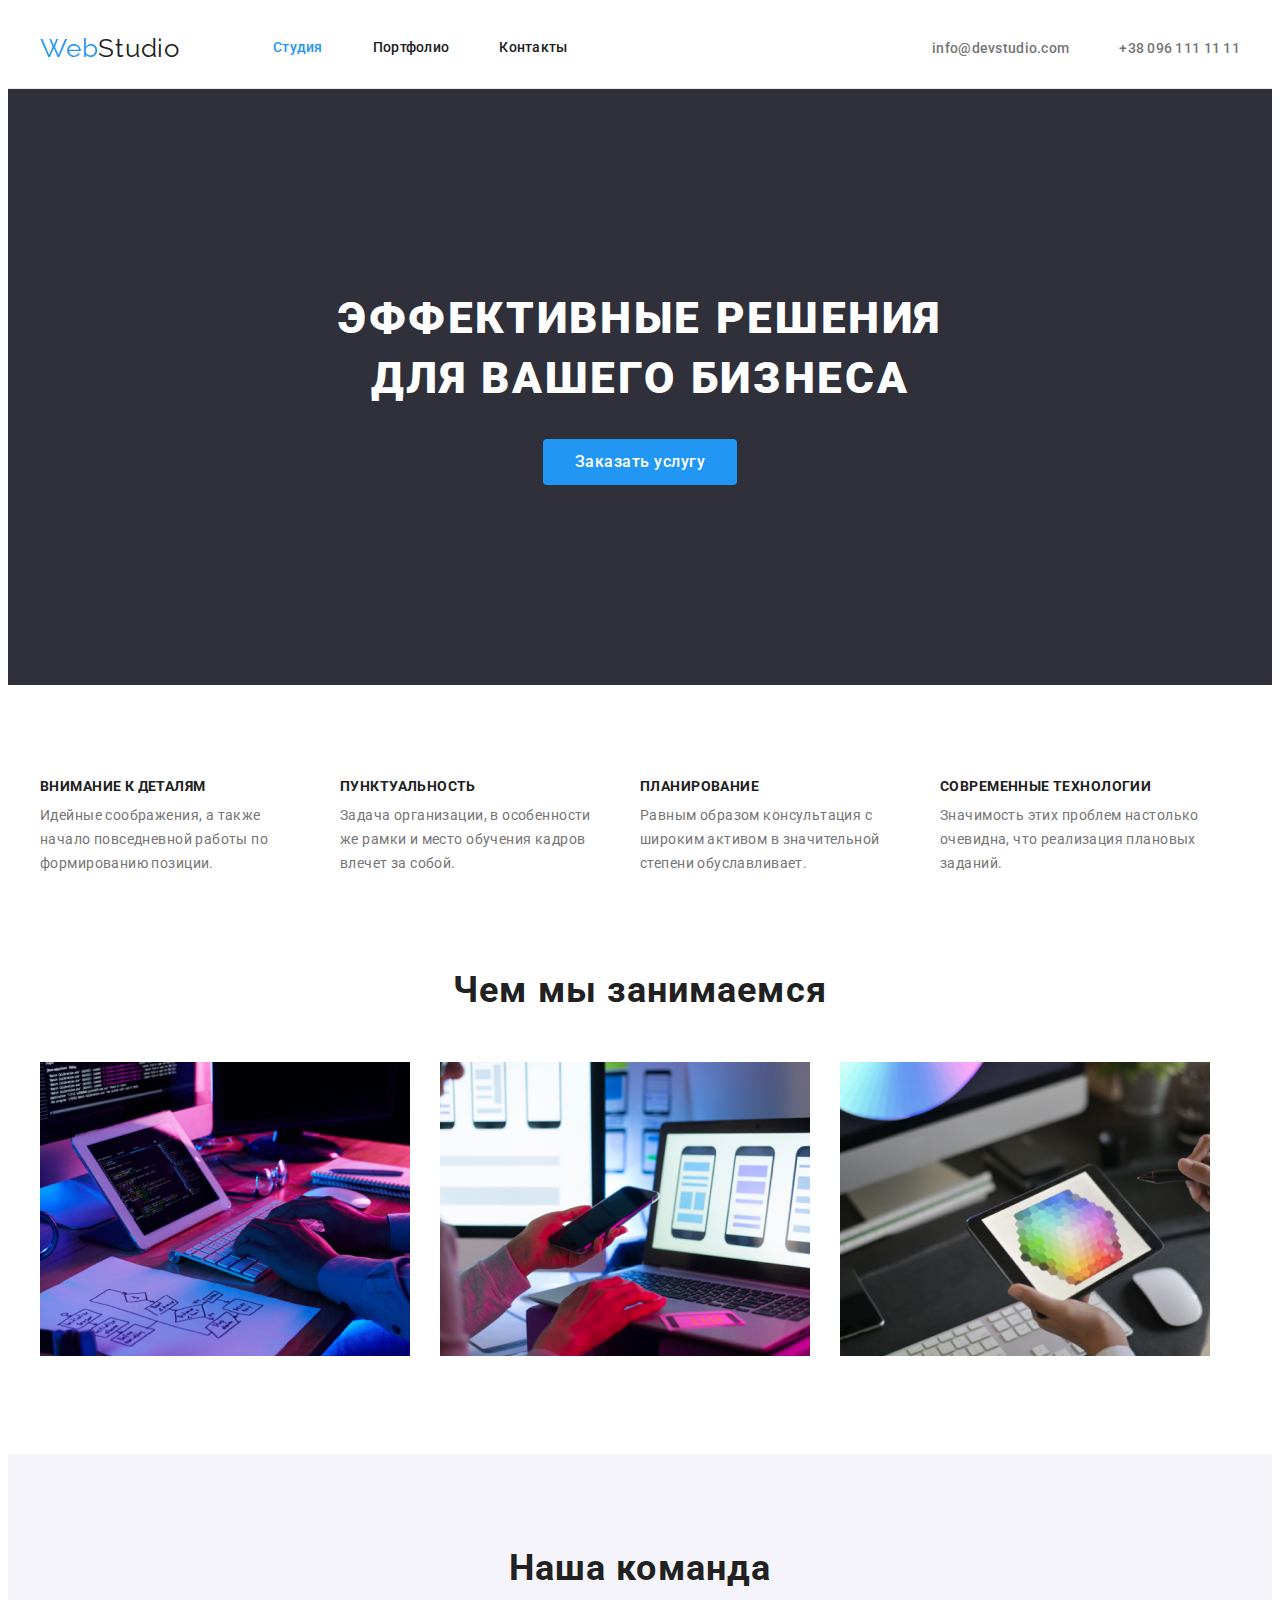
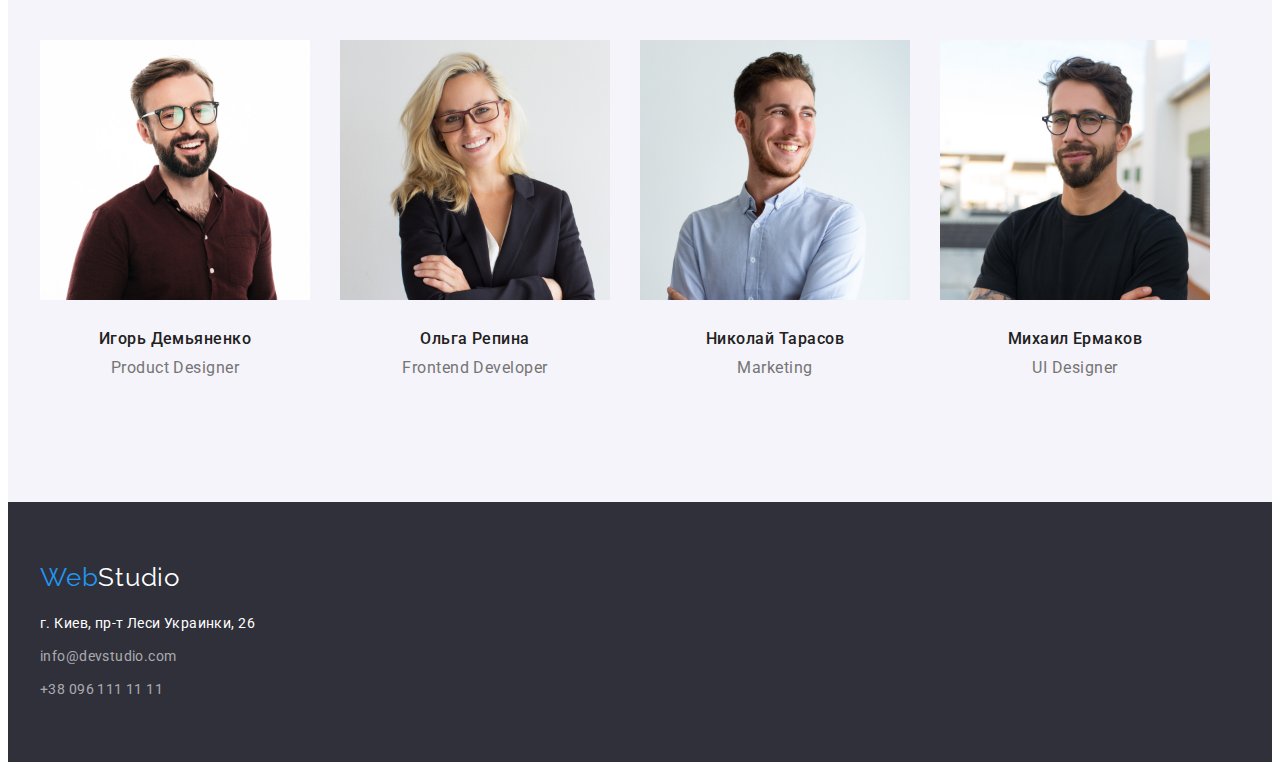
<file: index.html>
<!DOCTYPE html>
<html lang="ru">

<head>
  <meta charset="UTF-8" />
  <meta http-equiv="X-UA-Compatible" content="IE=edge" />
  <meta name="viewport" content="width=device-width, initial-scale=1.0" />
  <title>Studio</title>

  <link rel="stylesheet" href="https://cdnjs.cloudflare.com/ajax/libs/modern-normalize/1.1.0/modern-normalize.min.css"
    integrity="sha512-wpPYUAdjBVSE4KJnH1VR1HeZfpl1ub8YT/NKx4PuQ5NmX2tKuGu6U/JRp5y+Y8XG2tV+wKQpNHVUX03MfMFn9Q=="
    crossorigin="anonymous" referrerpolicy="no-referrer" />

  <link rel="preconnect" href="https://fonts.googleapis.com">

  <link rel="preconnect" href="https://fonts.gstatic.com" crossorigin>

  <link href="https://fonts.googleapis.com/css2?family=Raleway:wght@700&family=Roboto:wght@400;500;700;900&display=swap"
    rel="stylesheet">

  <link rel="stylesheet" href="./css/styles.css ">
</head>

<body>
  <header class="header">
    <div class="container header-container">
      <a class="logo link" href="">Web<span>Studio</span></a>
      <nav>
        <ul class="site-nav list">
          <li class="item"><a href="" class="link current">Студия</a></li>
          <li class="item"><a href="./portfolio.html " class="link">Портфолио</a></li>
          <li class="item"><a href="" class="link">Контакты</a></li>
        </ul>
      </nav>
      <div class="contact">
        <a href="mailto:info@devstudio.com" class="link contact-link">info@devstudio.com</a>
        <a href="tel:+380961111111" class="link contact-link">
          +38 096 111 11 11
        </a>
      </div>
    </div>

  </header>

  <main>
    <section class="hero">
        <div class="container hero-box">
          <h1 class="hero-title">Эффективные решения для вашего бизнеса</h1>
          <button type="button" class="button primary">Заказать услугу</button>
        </div>      
    </section>

    <section class="features">
      <div class="container">
        <ul class="features-list list">
          <li class="features-item">
            <p class="features-title">Внимание к деталям</p>
            <p class="features-text">
              Идейные соображения, а также начало повседневной работы по
              формированию позиции.
            </p>
          </li>

          <li class="features-item">
            <p class="features-title">Пунктуальность</p>
            <p class="features-text">
              Задача организации, в особенности же рамки и место обучения кадров
              влечет за собой.
            </p>
          </li>

          <li class="features-item">
            <p class="features-title">Планирование</p>
            <p class="features-text">
              Равным образом консультация с широким активом в значительной
              степени обуславливает.
            </p>
          </li>

          <li class="features-item">
            <p class="features-title">Современные технологии</p>
            <p class="features-text">
              Значимость этих проблем настолько очевидна, что реализация
              плановых заданий.
            </p>
          </li>
        </ul>
      </div>
    </section>

    <section class="services">
      <div class="container">
        <h2 class="section-title">Чем мы занимаемся</h2>
        <ul class="services-list list">
          <li class="services-item">
            <img src="./images/what we do/img1.jpg" alt="чем мы занимаемся 1" width="370" />
          </li>
          <li class="services-item">
            <img src="./images/what we do/img2.jpg" alt="чем мы занимаемся 2" width="370" />
          </li>
          <li class="services-item">
            <img src="./images/what we do/img3.jpg" alt="чем мы занимаемся 3" width="370" />
          </li>
        </ul>
      </div>
    </section>

    <section class="team">
      <div class="container">
        <h2 class="section-title">Наша команда</h2>
        <ul class="team-list list">
          <li class="team-card">
            <img src="./images/team/img1.jpg" alt="демьяненко" width="270" />
            <div class="team-info">
			<p class="team-name">Игорь Демьяненко</p>
            <p class="team-position">Product Designer</p>
			</div>
          </li>

          <li class="team-card">
            <img src="./images/team/img2.jpg" alt="репина" width="270" />
			<div class="team-info">
            <p class="team-name">Ольга Репина</p>
            <p class="team-position">Frontend Developer</p>
			</div>
          </li>

          <li class="team-card">
            <img src="./images/team/img3.jpg" alt="тарасов" width="270" />
			<div class="team-info">
            <p class="team-name">Николай Тарасов</p>
            <p class="team-position">Marketing</p>
			</div>
          </li>

          <li class="team-card">
            <img src="./images/team/img4.jpg" alt="ермаков" width="270" />
            <div class="team-info">
			<p class="team-name">Михаил Ермаков</p>
            <p class="team-position">UI Designer</p>
			</div>
          </li>
        </ul>
      </div>
    </section>
  </main>

  <footer class="footer">
    <div class="container">
      <a class="logo link logo-footer" href="">Web<span>Studio</span></a>

     <div class="address">
      <address>
        <p class="address-name">г. Киев, пр-т Леси Украинки, 26</p>

        <ul class="list">
          <li class="footer-item"><a href="mailto:info@devstudio.com" class="footer-link">info@devstudio.com</a></li>
          <li class="footer-item"><a href="tel:+380961111111" class="footer-link">+38 096 111 11 11</a></li>
      </div>
    
    </div>
    </ul>
    </address>
  </footer>
</body>

</html>
</file>
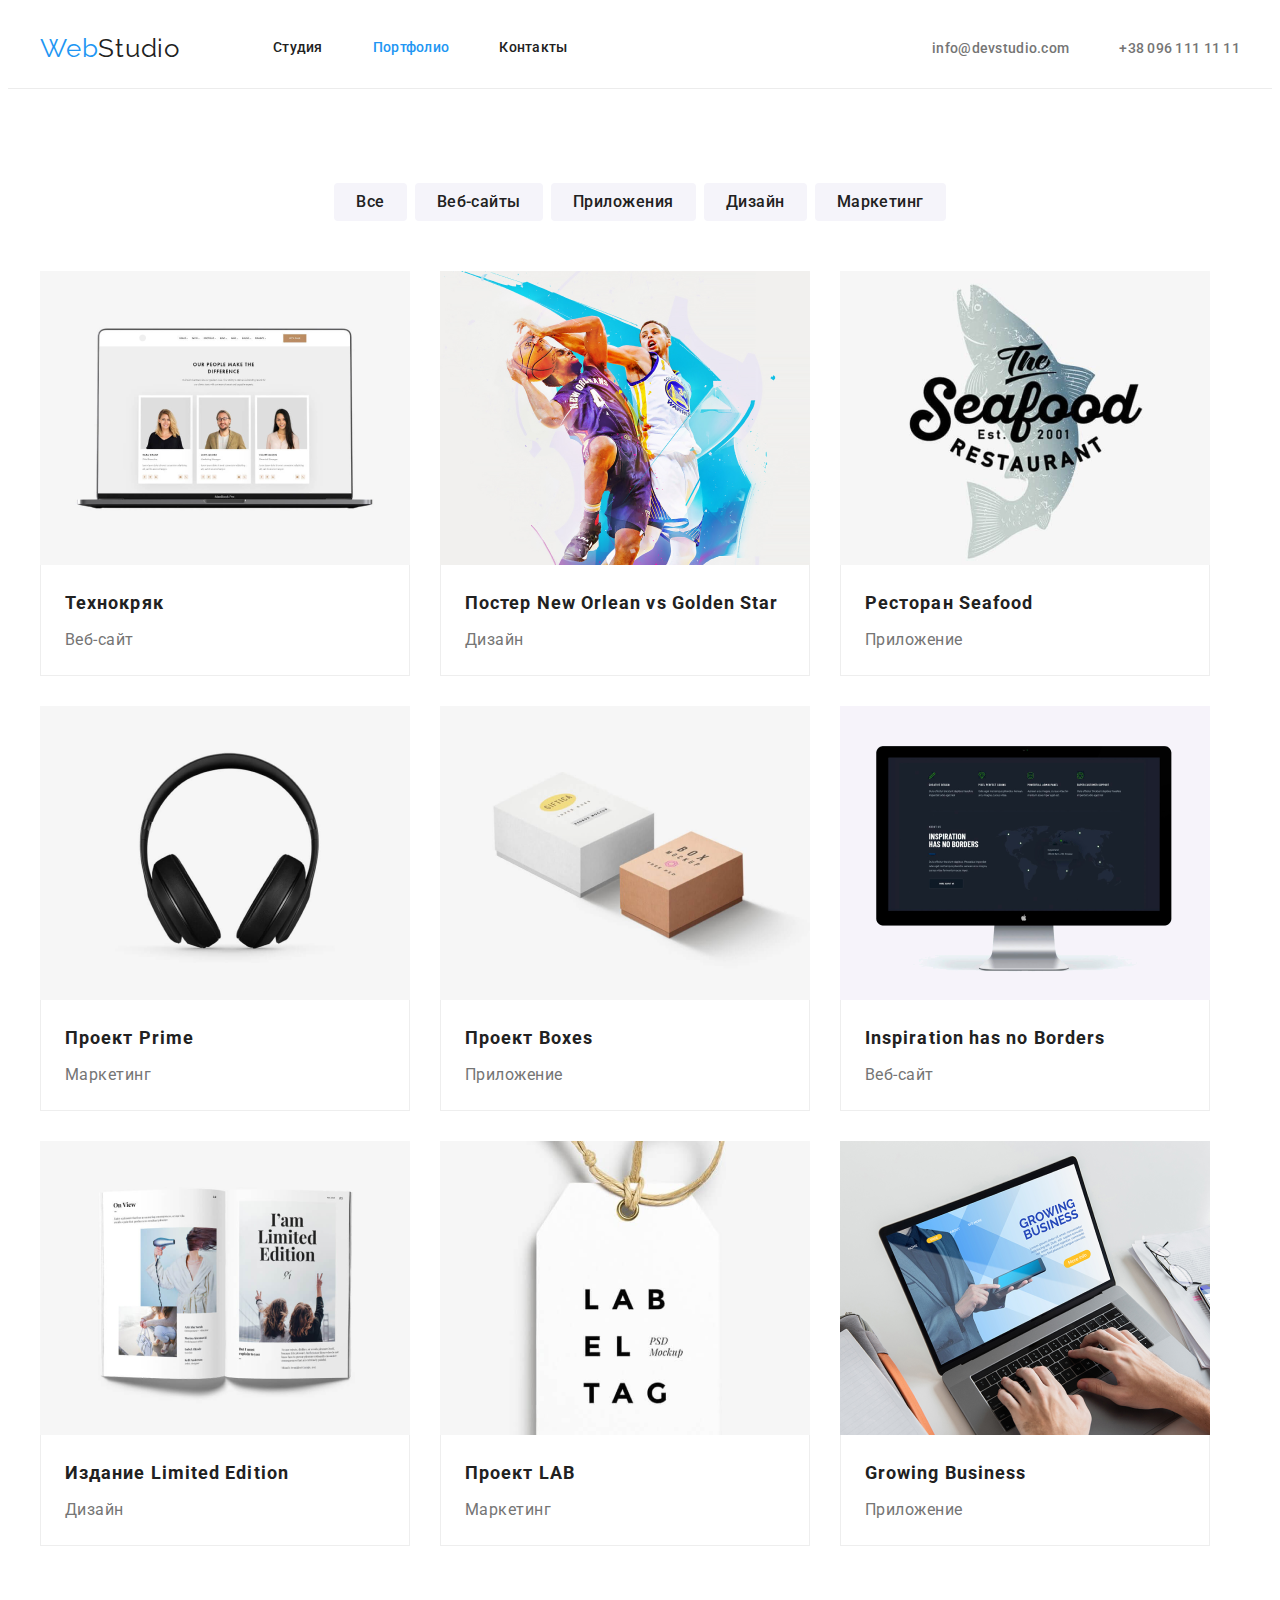
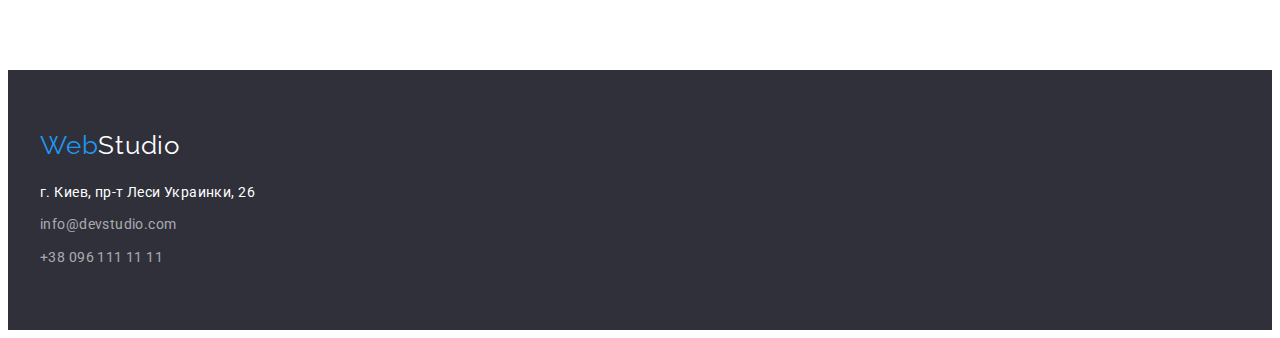
<file: portfolio.html>
<!DOCTYPE html>
<html lang="en">
  <head>
    <meta charset="UTF-8" />
    <meta http-equiv="X-UA-Compatible" content="IE=edge" />
    <meta name="viewport" content="width=device-width, initial-scale=1.0" />
    <title>Portfolio</title>
	<link rel="stylesheet" href="https://cdnjs.cloudflare.com/ajax/libs/modern-normalize/1.1.0/modern-normalize.min.css"
    integrity="sha512-wpPYUAdjBVSE4KJnH1VR1HeZfpl1ub8YT/NKx4PuQ5NmX2tKuGu6U/JRp5y+Y8XG2tV+wKQpNHVUX03MfMFn9Q=="
    crossorigin="anonymous" referrerpolicy="no-referrer" />
    <link rel="preconnect" href="https://fonts.googleapis.com" />
    <link rel="preconnect" href="https://fonts.gstatic.com" crossorigin />
    <link
      href="https://fonts.googleapis.com/css2?family=Raleway:wght@700&family=Roboto:wght@400;500;700;900&display=swap"
      rel="stylesheet"
    />
    <link rel="stylesheet" href="./css/styles.css " />
  </head>
  <body>
    <header class="header">
    <div class="container header-container">
      <a class="logo link" href="">Web<span>Studio</span></a>
      <nav>
        <ul class="site-nav list">
          <li class="item"><a href="./index.html" class="link">Студия</a></li>
          <li class="item"><a href="./portfolio.html " class="link current">Портфолио</a></li>
          <li class="item"><a href="" class="link">Контакты</a></li>
        </ul>
      </nav>
      <div class="contact">
        <a href="mailto:info@devstudio.com" class="link contact-link">info@devstudio.com</a>
        <a href="tel:+380961111111" class="link contact-link">
          +38 096 111 11 11
        </a>
      </div>
    </div>

  </header>


    <main>
	
      <section class="portfolio">
		<div class="container">
			 <ul class="list button-box porfolio-filter">
        <li class="button-item secondary">Все</li>
        <li class="button-item secondary">Веб-сайты</li>
        <li class="button-item secondary">Приложения</li>
        <li class="button-item secondary">Дизайн</li>
        <li class="button-item secondary">Маркетинг</li>
      </ul>
        <ul class="portfolio-box list">
          <li class="portfolio-card">
            <a href="" class="link portfolio-link">
              <img src="./images/portfolio/img1.png" width="370" alt="дисплей" />
              <div class="portfolio-info">
			  <h2 class="portfolio-title">Технокряк</h2>
              <p class="portfolio-text">Веб-сайт</p>
			  </div>
            </a>
          </li>

          <li class="portfolio-card">
            <a href="" class="link portfolio-link">
              <img src="./images/portfolio/img2.png" width="370" alt="баскетбол" />
              <div class="portfolio-info">
				<h2 class="portfolio-title">Постер New Orlean vs Golden Star</h2>
              <p class="portfolio-text">Дизайн</p>
			  </div>
            </a>
          </li>

          <li class="portfolio-card">
            <a href="" class="link portfolio-link">
              <img src="./images/portfolio/img3.png" width="370" alt="морепродукты" />
              <div class="portfolio-info">
			  <h2 class="portfolio-title">Ресторан Seafood</h2>
              <p class="portfolio-text">Приложение</p>
			  </div>
            </a>
          </li>

          <li class="portfolio-card">
            <a href="" class="link portfolio-link">
              <img src="./images/portfolio/img4.png" width="370"  alt="наушники" />
              <div class="portfolio-info">
			  <h2 class="portfolio-title">Проект Prime</h2>
              <p class="portfolio-text">Маркетинг</p>
			  </div>
            </a>
          </li>

          <li class="portfolio-card">
            <a href="" class="link portfolio-link">
              <img src="./images/portfolio/img5.png"  width="370"alt="коробки" />
             <div class="portfolio-info">
			  <h2 class="portfolio-title">Проект Boxes</h2>
              <p class="portfolio-text">Приложение</p>
			  </div>
            </a>
          </li>

          <li class="portfolio-card">
            <a href="" class="link portfolio-link">
              <img src="./images/portfolio/img6.png" width="370"  alt="монитор" />
              <div class="portfolio-info">
			  <h2 class="portfolio-title">Inspiration has no Borders</h2>
              <p class="portfolio-text">Веб-сайт</p>
			  </div>
            </a>
          </li>

          <li class="portfolio-card">
            <a href="" class="link portfolio-link">
              <img src="./images/portfolio/img7.png" width="370" alt="журнал" />
              <div class="portfolio-info">
			  <h2 class="portfolio-title">Издание Limited Edition</h2>
              <p class="portfolio-text">Дизайн</p>
			  </div>
            </a>
          </li>

          <li class="portfolio-card">
            <a href="" class="link portfolio-link">
              <img src="./images/portfolio/img8 (2).png" width="370" alt="тег" />
               <div class="portfolio-info">
			  <h2 class="portfolio-title">Проект LAB</h2>
              <p class="portfolio-text">Маркетинг</p>
			  </div>
            </a>
          </li>

          <li class="portfolio-card">
            <a href="" class="link portfolio-link">
              <img src="./images/portfolio/img9.png" width="370" alt="ноутбук" />
               <div class="portfolio-info">
			  <h2 class="portfolio-title">Growing Business</h2>
              <p class="portfolio-text">Приложение</p>
			  </div>
            </a>
          </li>
        </ul>
		</div>
      </section>
    </main>

    <footer class="footer">
    <div class="container">
      <a class="logo link logo-footer" href="">Web<span>Studio</span></a>

     <div class="address">
      <address>
        <p class="address-name">г. Киев, пр-т Леси Украинки, 26</p>

        <ul class="list">
          <li class="footer-item"><a href="mailto:info@devstudio.com" class="footer-link">info@devstudio.com</a></li>
          <li class="footer-item"><a href="tel:+380961111111" class="footer-link">+38 096 111 11 11</a></li>
      </div>
    
    
    </div>
    </ul>
    </address>
  </footer>
  </body>
</html>
</file>
<file: css/styles.css>
:root {
	--primary-text-color: #212121;
	--additional-tex-color: #757575;
	--white-color: #FFFFFF;
	--accent-color: #2196F3;
	--white-transparent: rgba(255, 255, 255, 0.6);
	--button-bg-color: #F5F4FA;

}

body {
	background-color: #FFFFFF;
	color: var(--primary-text-color);
	font-family: Roboto, sans-serif;
}

/* цвет текста основной #212121 */
/* цвет текста вторичный #757575*/
/* цвет текста белый #FFFFFF */
/* цвет текста акцентный #2196F3 */
/* цвет белый прозрачный  rgba(255, 255, 255, 0.6) */
/* цвет фона основной #FFFFFF */
/* цвет фона черный #2F303A */
/* цвет фона серый  #F5F4FA */

.container {
	width: 1200px;
	padding-left: 15px;
	padding-right: 15px;
	margin: 0 auto;
}

.list {
	list-style: none;
	padding: 0px;
	margin: 0px;
}

.link {
	text-decoration: none;
}

/* header */
.header {
	border-bottom: 1px solid #ECECEC;
}

.header span {
	color: var(--primary-text-color);
}

.header-container {
	display: flex;
	align-items: center;
}

.logo {
	display: inline-block;
	color: var(--accent-color);
	font-family: Raleway, sans-serif;
	font-size: 26px;
	line-height: 1.19;
	letter-spacing: 0.03em;
}

/* site nav */

.site-nav {
	display: flex;
	margin-left: 93px;
}

.site-nav .item+.item {
	margin-left: 50px;
}

.site-nav .link {
	display: block;
	padding-top: 32px;
	padding-bottom: 32px;

	color: var(--primary-text-color);
	font-weight: 500;
	font-size: 14px;
	line-height: 1.14;
	letter-spacing: 0.02em;

}

.site-nav .link:hover,
.site-nav .link:focus {
	color: var(--accent-color);
}

.site-nav .link.current {
	color: var(--accent-color);
}

/* contact */


.contact {
	display: flex;
	align-items: center;
	margin: 0 0 0 auto;

}

.contact .link {
	color: var(--additional-tex-color);
	font-size: 14px;
	letter-spacing: 0.02em;
}

.contact .link:hover,
.contact .link:focus {
	color: var(--accent-color);
}

.contact-link {
	margin-left: 50px;
	font-weight: 500;
}

.contact-link:first-child {
	margin: 0;
}

/* hero */

.hero {
	background-color: #2F303A;
	text-align: center;
}

.hero-box {
	max-width: 696px;
	text-align: center;
	margin: 0 auto;
	padding: 200px 0;
}

.hero-title {
	margin-top: 0;
	margin-bottom: 30px;
	color: var(--white-color);
	font-weight: 900;
	font-size: 44px;
	line-height: 1.36;
	text-transform: uppercase;
	letter-spacing: 0.06em;

}

.hero-button {
	margin-bottom: 200px;
}

/* section */

.section-title {
	margin-top: 0px;
	margin-bottom: 0px;
	color: var(--primary-text-color);
	font-weight: 700;
	font-size: 36px;
	line-height: 1.16;
	text-align: center;
	letter-spacing: 0.03em;
}

/* features */

.features {
	padding: 94px 0 0;
}

.features-list {
	display: flex;
}

.features-item {
	margin: 0 30px 0 0;
	max-width: 270px;
}

.features-item:last-child {
	margin: 0;
}

.features-title {
	color: var(--primary-text-color);
	font-weight: 700;
	font-size: 14px;
	line-height: 1.14;
	text-transform: uppercase;
	letter-spacing: 0.03em;
	margin: 0 0 10px;
}

.features-text {
	color: var(--additional-tex-color);
	font-weight: 400;
	font-size: 14px;
	line-height: 1.71;
	letter-spacing: 0.03em;
	margin: 0;
}

/* services */

.services {
	padding: 94px 0;
}

.services-list {
	display: flex;
	margin-top: 50px;
}

.services-item+.services-item {
	margin-left: 30px;
}

/* team */
.team {
	background-color: #F5F4FA;
	padding: 94px 0;

}

.team-list {
	display: flex;
	margin-top: 50px;

}

.team-card{
	font-size: 0;
}

.team-card+.team-card {
	margin-left: 30px;
}

.team-name {
	margin: 0 0 10px;
	color: var(--primary-text-color);
	font-weight: 500;
	font-size: 16px;
	line-height: 1.18;
	letter-spacing: 0.03em;
	text-align: center;
}

.team-position {
	margin: 0;
	color: var(--additional-tex-color);
	font-weight: 400;
	font-size: 16px;
	line-height: 1.18;
	letter-spacing: 0.03em;
	text-align: center;
}

.team-info{
	margin: 0;
	padding: 30px 0;
}
/* footer */
.footer {
	background-color: #2F303A;
	padding: 60px 0;

}

.footer span {
	color: var(--white-color);
}

.footer-item {
	margin: 0 0 9px;
}

.footer-item:last-child {
	margin: 0;
}

.address {
	margin: 20px 0 0;
}

.address-name {
	display: inline-block;
	color: var(--white-color);
	font-style: normal;
	font-weight: 400;
	font-size: 14px;
	line-height: 1.71;
	letter-spacing: 0.03em;
	margin: 0 0 9px;
}

.footer-link {
	display: inline-block;
	text-decoration: none;
	color: var(--white-transparent);
	font-style: normal;
	font-weight: 400;
	font-size: 14px;
	line-height: 1.71;
	letter-spacing: 0.03em;
}

/* button */
.button {
	display: inline-block;
	padding: 10px 32px;
	min-width: 136px;

	font-family: inherit;
	font-weight: 500;
	font-size: 16px;
	line-height: 1.62;
	text-align: center;
	letter-spacing: 0.03em;
	border-radius: 4px;
	cursor: pointer;
}

.button-item.primary,
.button.primary {
	color: var(--white-color);
	background-color: var(--accent-color);
	border: transparent;
}

.button-item.secondary,
.button.secondary {
	color: var(--primary-text-color);
	background-color: var(--button-bg-color));
	border: transparent;
}

.button-item.secondary:hover,
.button-item.secondary:focus,
.button.secondary:hover,
.button.secondary:focus {
	color: var(--white-color);
	background-color: var(--accent-color);
	border: transparent;
}

.button-box {
	display: flex;
	justify-content: center;
}

.button-item {
	margin-left: 8px;
	font-size: 16px;
	line-height: 1.62;
	text-align: center;
	letter-spacing: 0.03em;
	border-radius: 4px;
	padding: 6px 22px;
	background-color:#F5F4FA;
	cursor: pointer;
	font-weight: 500;
}
.button-item:first-child {
margin: 0;

}
/* portfolio */

.porfolio-filter {

	margin: 0 0 50px;
}

.portfolio {
padding: 94px 0;
}

.portfolio h2 {
	color: var(--primary-text-color);
	font-weight: 700;
	font-size: 18px;
	line-height: 2;
	letter-spacing: 0.06em;
}

.portfolio p {
	color: var(--additional-tex-color);
	font-weight: 400;
	font-size: 16px;
	line-height: 1.87;
	letter-spacing: 0.03em;
}

.portfolio-box {
	display: flex;
	flex-wrap: wrap;
	margin: 0 -15px;
}

.portfolio-card {
	margin: 0 15px 30px;
	max-width: 370px;
}

.portfolio-info{
	border: 1px solid #EEEEEE;
	border-top: none;
	padding: 20px 24px;
}
.portfolio-link {
	font-size: 0;
	display: block;
}

.portfolio-title {
	margin: 0 0 4px;
}

.portfolio-text {
	margin: 0;
}
</file>
